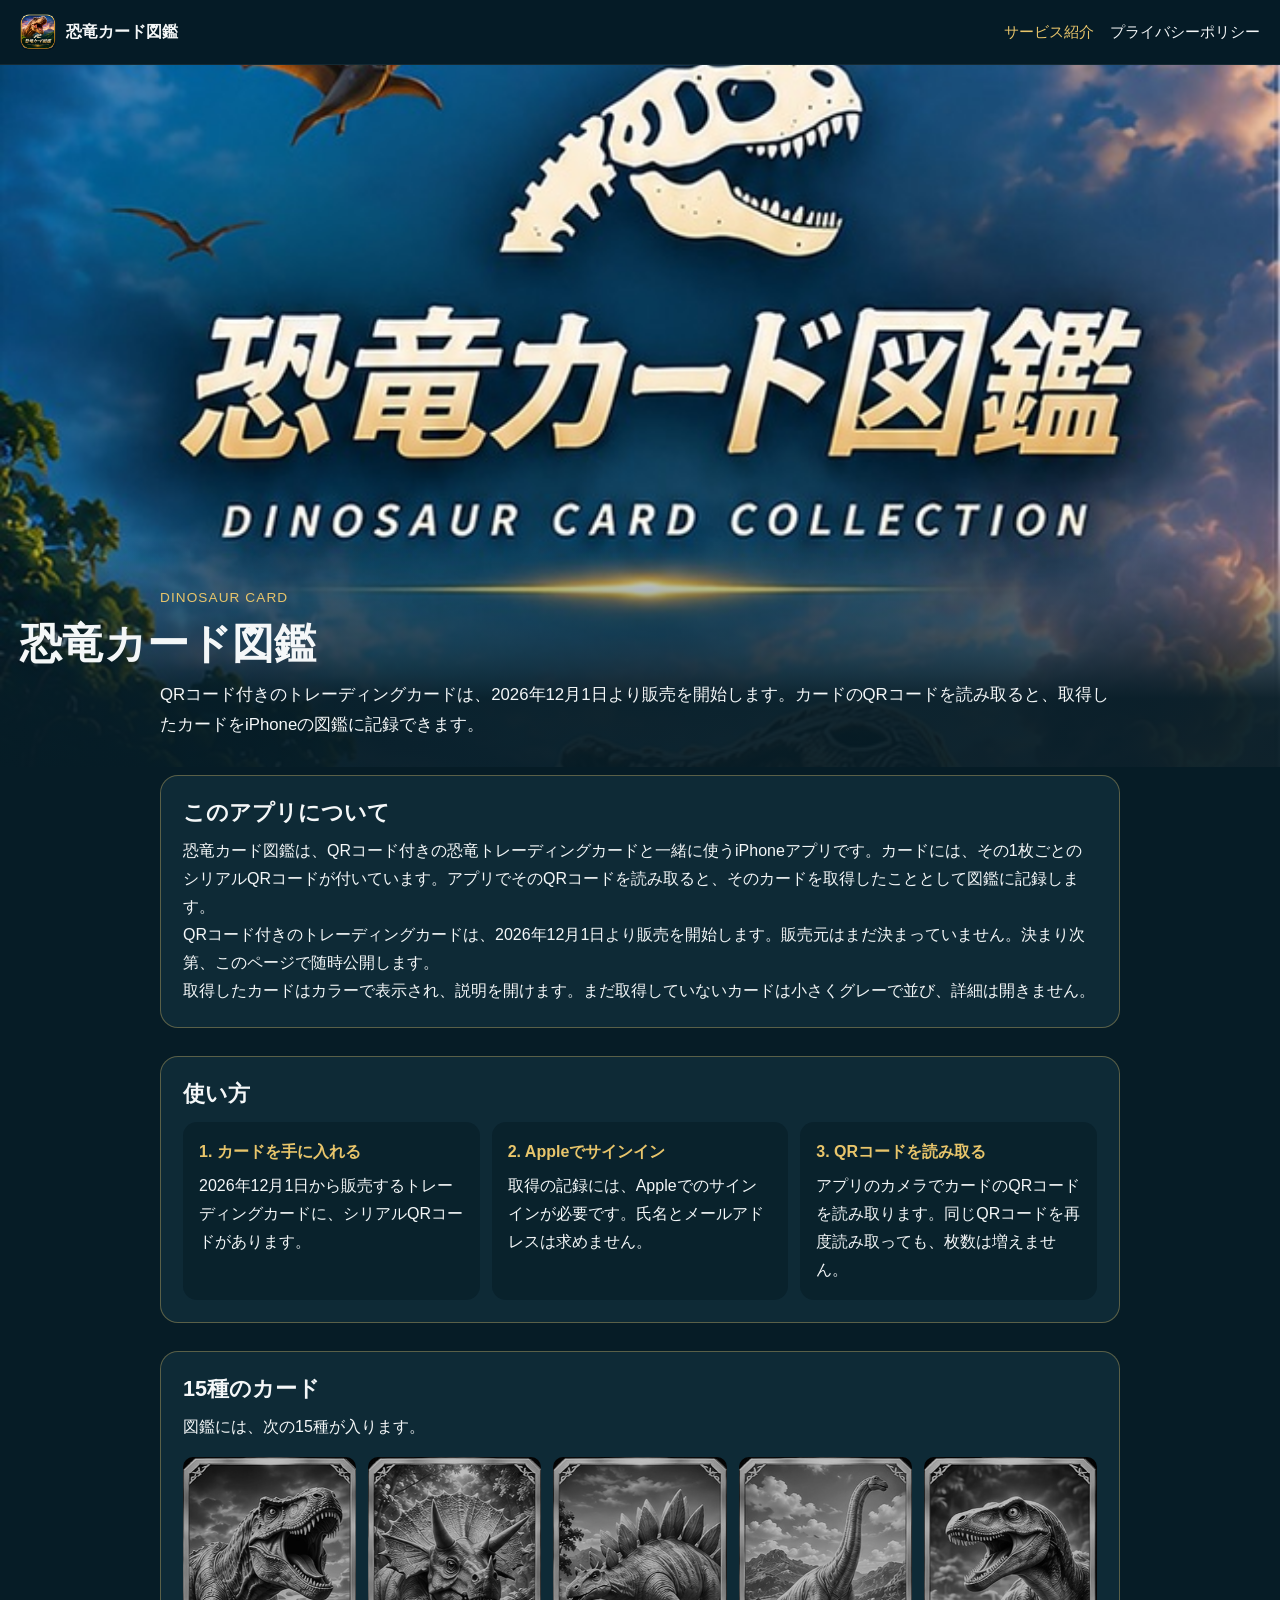
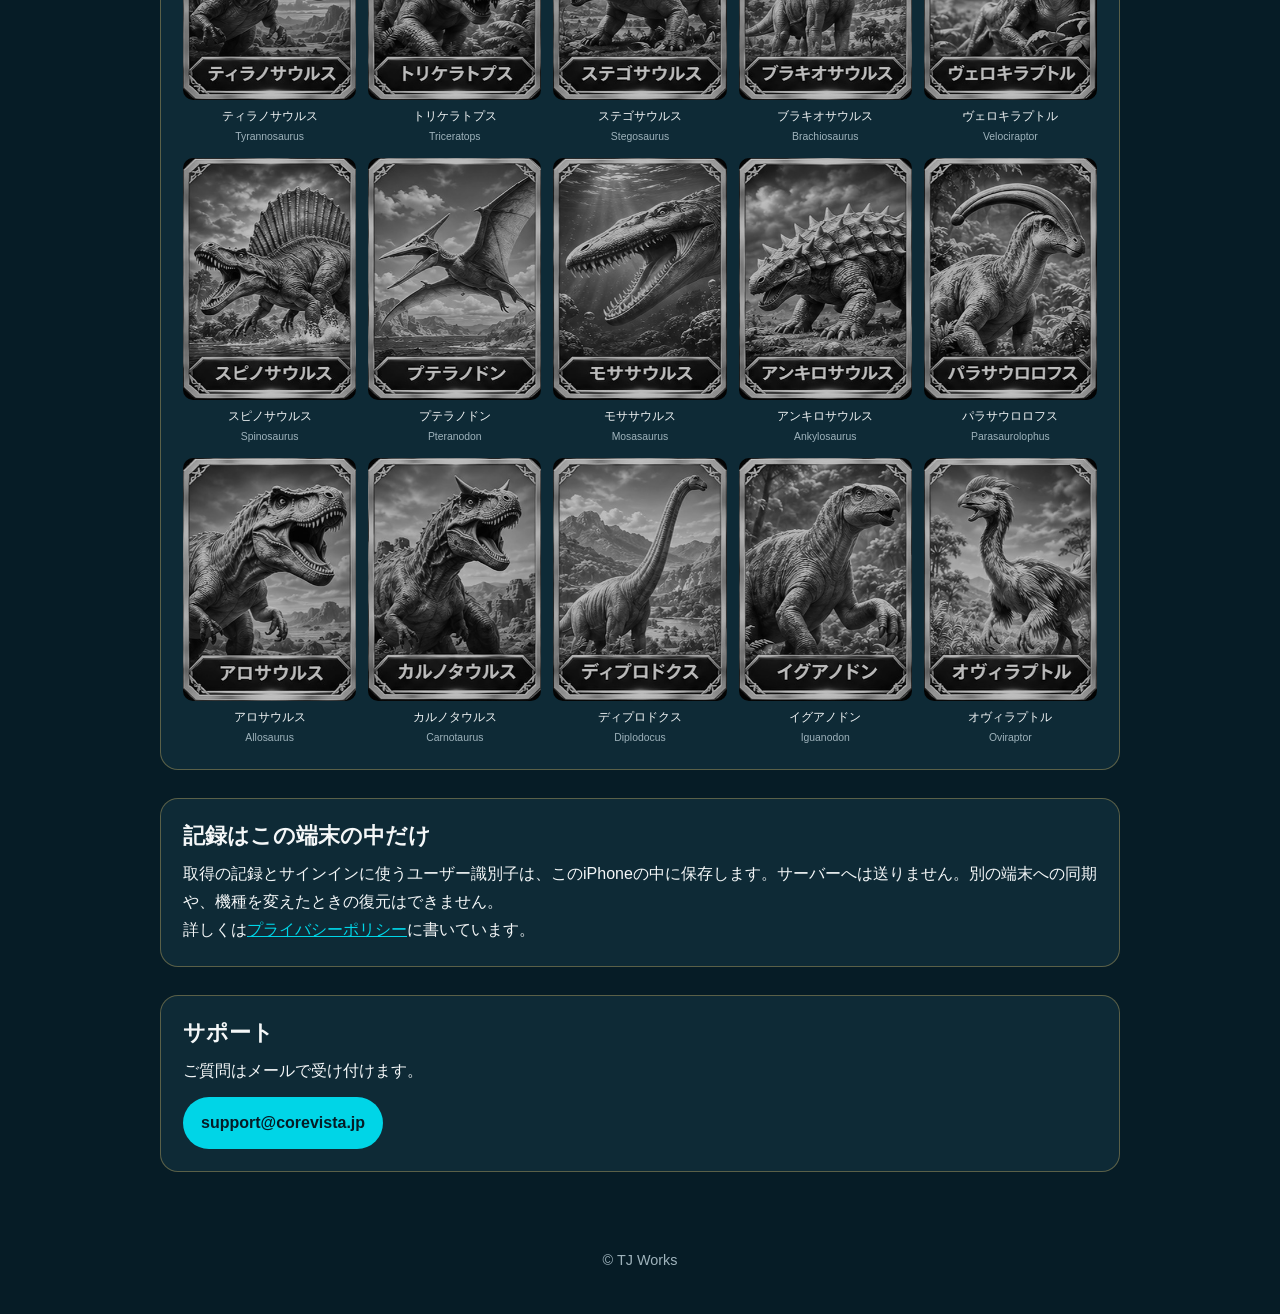
<file: index.html>
<!DOCTYPE html>
<html lang="ja">
<head>
  <meta charset="utf-8">
  <meta name="viewport" content="width=device-width, initial-scale=1">
  <title>恐竜カード図鑑</title>
  <meta name="description" content="QRコード付きの恐竜トレーディングカードは2026年12月1日より販売を開始します。アプリでQRコードを読み取り、取得したカードを図鑑に記録します。">
  <link rel="icon" href="images/icon.png">
  <link rel="stylesheet" href="style.css">
</head>
<body>
  <header class="site-header">
    <a class="brand" href="index.html">
      <img src="images/icon.png" alt="">
      恐竜カード図鑑
    </a>
    <nav>
      <a href="index.html" aria-current="page">サービス紹介</a>
      <a href="privacy.html">プライバシーポリシー</a>
    </nav>
  </header>

  <div class="hero">
    <img src="images/hero.jpg" alt="恐竜カード図鑑のキービジュアル。ティラノサウルスとカードが描かれている。">
    <div class="hero-copy">
      <div>
        <p class="kicker">DINOSAUR CARD</p>
        <h1>恐竜カード図鑑</h1>
        <p class="lead">QRコード付きのトレーディングカードは、2026年12月1日より販売を開始します。カードのQRコードを読み取ると、取得したカードをiPhoneの図鑑に記録できます。</p>
      </div>
    </div>
  </div>

  <main>
    <div class="wrap">
      <section>
        <h2>このアプリについて</h2>
        <p>恐竜カード図鑑は、QRコード付きの恐竜トレーディングカードと一緒に使うiPhoneアプリです。カードには、その1枚ごとのシリアルQRコードが付いています。アプリでそのQRコードを読み取ると、そのカードを取得したこととして図鑑に記録します。</p>
        <p>QRコード付きのトレーディングカードは、2026年12月1日より販売を開始します。販売元はまだ決まっていません。決まり次第、このページで随時公開します。</p>
        <p>取得したカードはカラーで表示され、説明を開けます。まだ取得していないカードは小さくグレーで並び、詳細は開きません。</p>
      </section>

      <section>
        <h2>使い方</h2>
        <div class="steps">
          <div class="step">
            <strong>1. カードを手に入れる</strong>
            2026年12月1日から販売するトレーディングカードに、シリアルQRコードがあります。
          </div>
          <div class="step">
            <strong>2. Appleでサインイン</strong>
            取得の記録には、Appleでのサインインが必要です。氏名とメールアドレスは求めません。
          </div>
          <div class="step">
            <strong>3. QRコードを読み取る</strong>
            アプリのカメラでカードのQRコードを読み取ります。同じQRコードを再度読み取っても、枚数は増えません。
          </div>
        </div>
      </section>

      <section>
        <h2>15種のカード</h2>
        <p>図鑑には、次の15種が入ります。</p>
        <div class="species">
          <figure><img src="images/01_Tyrannosaurus.jpg" alt="ティラノサウルスのカード"><figcaption>ティラノサウルス<small>Tyrannosaurus</small></figcaption></figure>
          <figure><img src="images/02_Triceratops.jpg" alt="トリケラトプスのカード"><figcaption>トリケラトプス<small>Triceratops</small></figcaption></figure>
          <figure><img src="images/03_Stegosaurus.jpg" alt="ステゴサウルスのカード"><figcaption>ステゴサウルス<small>Stegosaurus</small></figcaption></figure>
          <figure><img src="images/04_Brachiosaurus.jpg" alt="ブラキオサウルスのカード"><figcaption>ブラキオサウルス<small>Brachiosaurus</small></figcaption></figure>
          <figure><img src="images/05_Velociraptor.jpg" alt="ヴェロキラプトルのカード"><figcaption>ヴェロキラプトル<small>Velociraptor</small></figcaption></figure>
          <figure><img src="images/06_Spinosaurus.jpg" alt="スピノサウルスのカード"><figcaption>スピノサウルス<small>Spinosaurus</small></figcaption></figure>
          <figure><img src="images/07_Pteranodon.jpg" alt="プテラノドンのカード"><figcaption>プテラノドン<small>Pteranodon</small></figcaption></figure>
          <figure><img src="images/08_Mosasaurus.jpg" alt="モササウルスのカード"><figcaption>モササウルス<small>Mosasaurus</small></figcaption></figure>
          <figure><img src="images/09_Ankylosaurus.jpg" alt="アンキロサウルスのカード"><figcaption>アンキロサウルス<small>Ankylosaurus</small></figcaption></figure>
          <figure><img src="images/10_Parasaurolophus.jpg" alt="パラサウロロフスのカード"><figcaption>パラサウロロフス<small>Parasaurolophus</small></figcaption></figure>
          <figure><img src="images/11_Allosaurus.jpg" alt="アロサウルスのカード"><figcaption>アロサウルス<small>Allosaurus</small></figcaption></figure>
          <figure><img src="images/12_Carnotaurus.jpg" alt="カルノタウルスのカード"><figcaption>カルノタウルス<small>Carnotaurus</small></figcaption></figure>
          <figure><img src="images/13_Diplodocus.jpg" alt="ディプロドクスのカード"><figcaption>ディプロドクス<small>Diplodocus</small></figcaption></figure>
          <figure><img src="images/14_Iguanodon.jpg" alt="イグアノドンのカード"><figcaption>イグアノドン<small>Iguanodon</small></figcaption></figure>
          <figure><img src="images/15_Oviraptor.jpg" alt="オヴィラプトルのカード"><figcaption>オヴィラプトル<small>Oviraptor</small></figcaption></figure>
        </div>
      </section>

      <section>
        <h2>記録はこの端末の中だけ</h2>
        <p>取得の記録とサインインに使うユーザー識別子は、このiPhoneの中に保存します。サーバーへは送りません。別の端末への同期や、機種を変えたときの復元はできません。</p>
        <p>詳しくは<a href="privacy.html">プライバシーポリシー</a>に書いています。</p>
      </section>

      <section>
        <h2>サポート</h2>
        <p>ご質問はメールで受け付けます。</p>
        <a class="mail" href="mailto:support@corevista.jp">support@corevista.jp</a>
      </section>
    </div>
  </main>

  <footer class="site-footer">
    <p>© TJ Works</p>
  </footer>
</body>
</html>
</file>
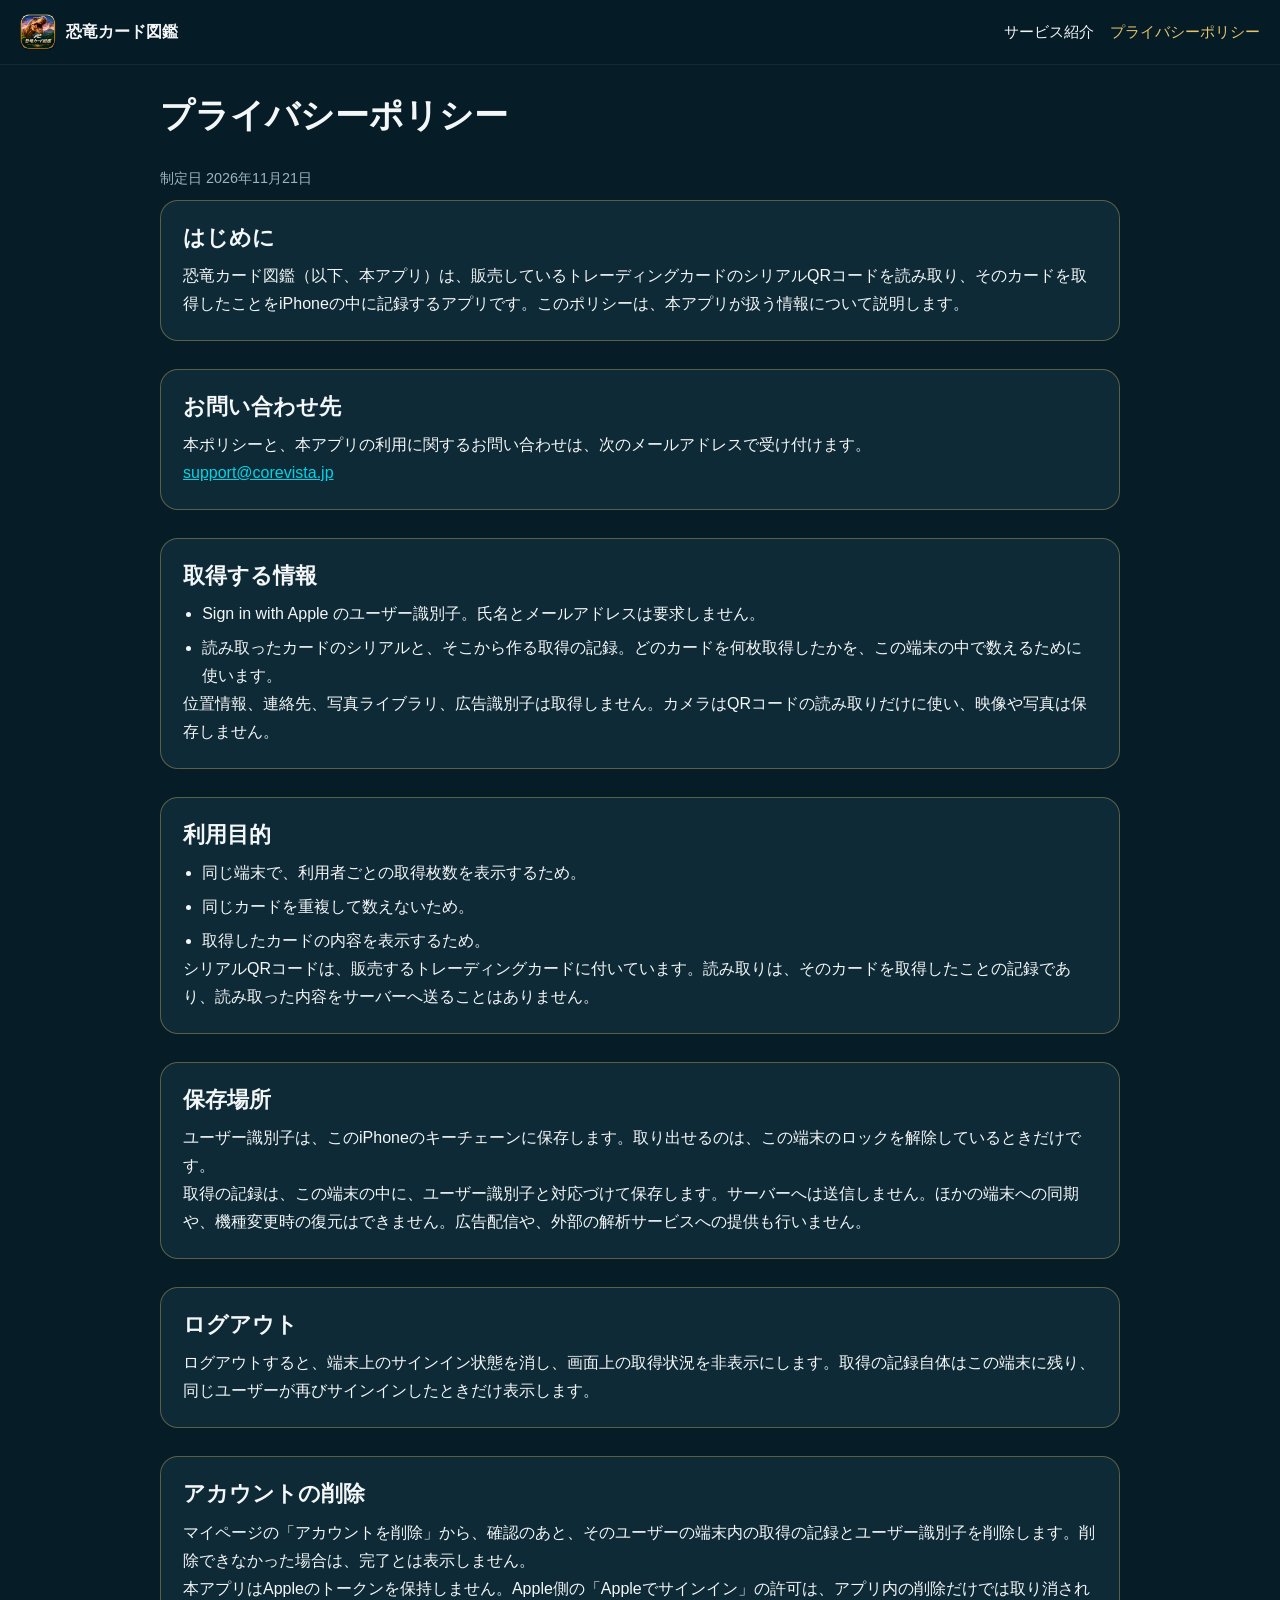
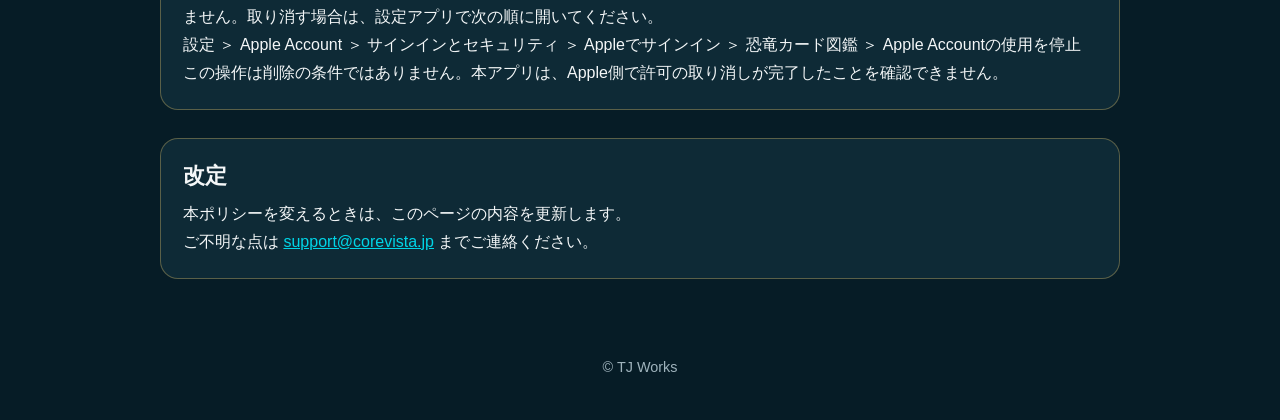
<file: privacy.html>
<!DOCTYPE html>
<html lang="ja">
<head>
  <meta charset="utf-8">
  <meta name="viewport" content="width=device-width, initial-scale=1">
  <title>プライバシーポリシー | 恐竜カード図鑑</title>
  <meta name="description" content="恐竜カード図鑑のプライバシーポリシーです。取得する情報、保存場所、削除の方法を説明します。">
  <link rel="icon" href="images/icon.png">
  <link rel="stylesheet" href="style.css">
</head>
<body>
  <header class="site-header">
    <a class="brand" href="index.html">
      <img src="images/icon.png" alt="">
      恐竜カード図鑑
    </a>
    <nav>
      <a href="index.html">サービス紹介</a>
      <a href="privacy.html" aria-current="page">プライバシーポリシー</a>
    </nav>
  </header>

  <div class="page-title">
    <div class="wrap">
      <h1>プライバシーポリシー</h1>
      <p class="updated">制定日 2026年11月21日</p>
    </div>
  </div>

  <main>
    <div class="wrap">
      <section>
        <h2>はじめに</h2>
        <p>恐竜カード図鑑（以下、本アプリ）は、販売しているトレーディングカードのシリアルQRコードを読み取り、そのカードを取得したことをiPhoneの中に記録するアプリです。このポリシーは、本アプリが扱う情報について説明します。</p>
      </section>

      <section>
        <h2>お問い合わせ先</h2>
        <p>本ポリシーと、本アプリの利用に関するお問い合わせは、次のメールアドレスで受け付けます。</p>
        <p><a href="mailto:support@corevista.jp">support@corevista.jp</a></p>
      </section>

      <section>
        <h2>取得する情報</h2>
        <ul>
          <li>Sign in with Apple のユーザー識別子。氏名とメールアドレスは要求しません。</li>
          <li>読み取ったカードのシリアルと、そこから作る取得の記録。どのカードを何枚取得したかを、この端末の中で数えるために使います。</li>
        </ul>
        <p>位置情報、連絡先、写真ライブラリ、広告識別子は取得しません。カメラはQRコードの読み取りだけに使い、映像や写真は保存しません。</p>
      </section>

      <section>
        <h2>利用目的</h2>
        <ul>
          <li>同じ端末で、利用者ごとの取得枚数を表示するため。</li>
          <li>同じカードを重複して数えないため。</li>
          <li>取得したカードの内容を表示するため。</li>
        </ul>
        <p>シリアルQRコードは、販売するトレーディングカードに付いています。読み取りは、そのカードを取得したことの記録であり、読み取った内容をサーバーへ送ることはありません。</p>
      </section>

      <section>
        <h2>保存場所</h2>
        <p>ユーザー識別子は、このiPhoneのキーチェーンに保存します。取り出せるのは、この端末のロックを解除しているときだけです。</p>
        <p>取得の記録は、この端末の中に、ユーザー識別子と対応づけて保存します。サーバーへは送信しません。ほかの端末への同期や、機種変更時の復元はできません。広告配信や、外部の解析サービスへの提供も行いません。</p>
      </section>

      <section>
        <h2>ログアウト</h2>
        <p>ログアウトすると、端末上のサインイン状態を消し、画面上の取得状況を非表示にします。取得の記録自体はこの端末に残り、同じユーザーが再びサインインしたときだけ表示します。</p>
      </section>

      <section>
        <h2>アカウントの削除</h2>
        <p>マイページの「アカウントを削除」から、確認のあと、そのユーザーの端末内の取得の記録とユーザー識別子を削除します。削除できなかった場合は、完了とは表示しません。</p>
        <p>本アプリはAppleのトークンを保持しません。Apple側の「Appleでサインイン」の許可は、アプリ内の削除だけでは取り消されません。取り消す場合は、設定アプリで次の順に開いてください。</p>
        <p>設定 ＞ Apple Account ＞ サインインとセキュリティ ＞ Appleでサインイン ＞ 恐竜カード図鑑 ＞ Apple Accountの使用を停止</p>
        <p>この操作は削除の条件ではありません。本アプリは、Apple側で許可の取り消しが完了したことを確認できません。</p>
      </section>

      <section>
        <h2>改定</h2>
        <p>本ポリシーを変えるときは、このページの内容を更新します。</p>
        <p>ご不明な点は <a href="mailto:support@corevista.jp">support@corevista.jp</a> までご連絡ください。</p>
      </section>
    </div>
  </main>

  <footer class="site-footer">
    <p>© TJ Works</p>
  </footer>
</body>
</html>
</file>
<file: style.css>
:root {
  --bg: #061c26;
  --elevated: #0e2a36;
  --line: rgba(232, 197, 107, 0.35);
  --accent: #00d5e7;
  --gold: #e8c56b;
  --text: #f4f7f8;
  --muted: #9fb3bc;
  --max: 960px;
  color-scheme: dark;
}

* { box-sizing: border-box; }

html { scroll-behavior: smooth; }

body {
  margin: 0;
  background: var(--bg);
  color: var(--text);
  font-family: "Hiragino Sans", "Hiragino Kaku Gothic ProN", "Yu Gothic", sans-serif;
  line-height: 1.75;
}

a { color: var(--accent); }

img { max-width: 100%; display: block; }

.site-header {
  position: sticky;
  top: 0;
  z-index: 2;
  display: flex;
  align-items: center;
  justify-content: space-between;
  gap: 16px;
  padding: 14px 20px;
  background: rgba(6, 28, 38, 0.92);
  border-bottom: 1px solid rgba(255, 255, 255, 0.06);
  backdrop-filter: blur(12px);
}

.brand {
  display: flex;
  align-items: center;
  gap: 10px;
  color: var(--text);
  text-decoration: none;
  font-weight: 700;
}

.brand img {
  width: 36px;
  height: 36px;
  border-radius: 8px;
}

nav { display: flex; gap: 16px; }

nav a {
  color: var(--text);
  text-decoration: none;
  font-size: 0.95rem;
}

nav a[aria-current="page"] { color: var(--gold); }

.hero { position: relative; }

.hero img {
  width: 100%;
  height: min(78vh, 880px);
  object-fit: cover;
  object-position: center 16%;
}

.hero-copy {
  position: absolute;
  left: 0;
  right: 0;
  bottom: 0;
  padding: 48px 20px 28px;
  background: linear-gradient(transparent, rgba(6, 28, 38, 0.95) 70%);
}

.hero-copy p,
.wrap { max-width: var(--max); margin-left: auto; margin-right: auto; }

.kicker {
  margin: 0 0 6px;
  color: var(--gold);
  font-size: 0.85rem;
  letter-spacing: 0.08em;
}

h1, h2, h3 { line-height: 1.35; }

h1 { margin: 0 0 8px; font-size: clamp(1.8rem, 4vw, 2.6rem); }

.lead { margin: 0; font-size: 1.05rem; }

main { padding: 8px 20px 48px; }

.wrap > * + * { margin-top: 28px; }

section {
  padding: 22px;
  background: var(--elevated);
  border: 1px solid var(--line);
  border-radius: 18px;
}

h2 { margin: 0 0 10px; font-size: 1.35rem; }

h3 { margin: 18px 0 6px; font-size: 1.05rem; }

p, li { margin: 0; }

ul, ol { margin: 10px 0 0; padding-left: 1.2em; }

li + li { margin-top: 6px; }

.steps {
  display: grid;
  grid-template-columns: repeat(3, 1fr);
  gap: 12px;
  margin-top: 14px;
}

.step {
  padding: 16px;
  border-radius: 14px;
  background: rgba(6, 28, 38, 0.55);
}

.step strong {
  display: block;
  margin-bottom: 6px;
  color: var(--gold);
}

.species {
  display: grid;
  grid-template-columns: repeat(5, 1fr);
  gap: 12px;
  margin-top: 16px;
}

.species figure { margin: 0; }

.species img {
  width: 100%;
  border-radius: 10px;
  background: #041820;
}

.species figcaption {
  margin-top: 6px;
  font-size: 0.78rem;
  text-align: center;
}

.species small {
  display: block;
  color: var(--muted);
}

.mail {
  display: inline-block;
  margin-top: 12px;
  padding: 12px 18px;
  border-radius: 999px;
  background: var(--accent);
  color: #061c26;
  font-weight: 700;
  text-decoration: none;
}

.site-footer {
  padding: 28px 20px 40px;
  color: var(--muted);
  font-size: 0.9rem;
  text-align: center;
}

.page-title { padding: 28px 20px 0; }

.page-title .wrap h1 { font-size: clamp(1.6rem, 3vw, 2.1rem); }

.updated { color: var(--muted); font-size: 0.9rem; }

@media (max-width: 800px) {
  .species { grid-template-columns: repeat(3, 1fr); }
  .steps { grid-template-columns: 1fr; }
}

@media (max-width: 520px) {
  .site-header { align-items: flex-start; flex-direction: column; }
  .species { grid-template-columns: repeat(2, 1fr); }
  .hero img { height: 68vh; }
}
</file>
